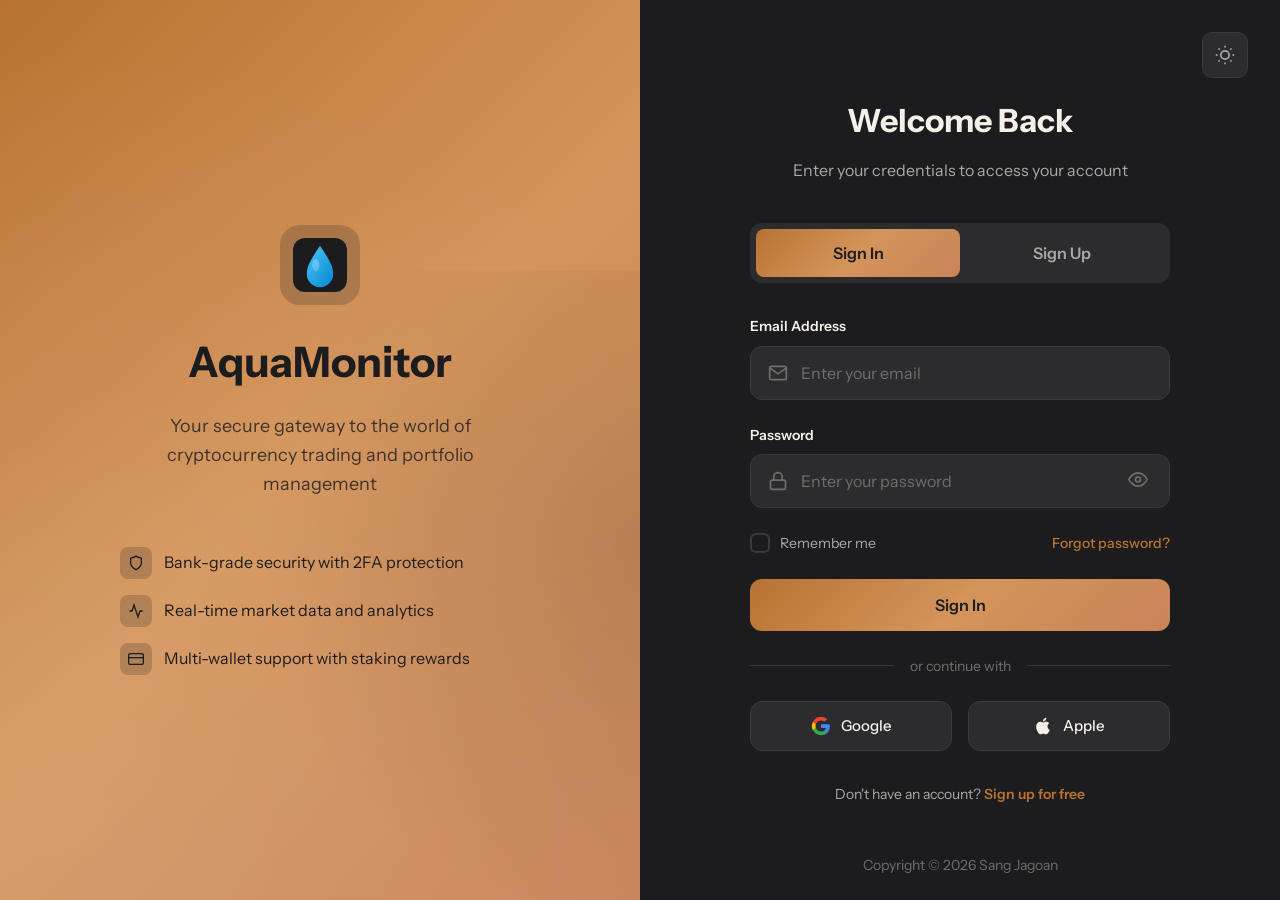
<file: login.html>
<!DOCTYPE html>
<html lang="en" data-theme="dark">

<head>
    <meta charset="UTF-8">
    <meta name="viewport" content="width=device-width, initial-scale=1.0">
    <title>Login - CryptoVault</title>
    <script>
        // Load theme immediately to prevent flash
        (function () {
            const savedTheme = localStorage.getItem('theme') || 'dark';
            document.documentElement.setAttribute('data-theme', savedTheme);
        })();
    </script>
    <link rel="preconnect" href="https://fonts.googleapis.com">
    <link rel="preconnect" href="https://fonts.gstatic.com" crossorigin>
    <link href="https://fonts.googleapis.com/css2?family=Instrument+Sans:wght@400;500;600;700&display=swap"
        rel="stylesheet">
    <link rel="stylesheet" href="style.css">
    <link rel="stylesheet" href="login.css">
    <!--

TemplateMo 609 Crypto Vault

https://templatemo.com/tm-609-crypto-vault

-->
</head>

<body class="auth-page">
    <!-- Left Side - Branding -->
    <div class="auth-branding">
        <div class="branding-content">
            <div class="branding-logo">
                <svg width="60" height="60" viewBox="0 0 100 100">
                    <defs>
                        <linearGradient id="waterGrad" x1="0%" y1="0%" x2="100%" y2="100%">
                            <stop offset="0%" stop-color="#4fc3f7" />
                            <stop offset="100%" stop-color="#0288d1" />
                        </linearGradient>
                    </defs>
                    <!-- Background rounded -->
                    <rect x="5" y="5" width="90" height="90" rx="20" fill="var(--bg-primary)" />
                    <!-- Water Drop -->
                    <path d="M50 18
                            C35 40, 28 52, 28 65
                            A22 22 0 0 0 72 65
                            C72 52, 65 40, 50 18 Z" fill="url(#waterGrad)" />
                    <!-- Highlight -->
                    <ellipse cx="43" cy="50" rx="6" ry="10" fill="#ffffff" opacity="0.25" />
                </svg>
            </div>
            <h1 class="branding-title">AquaMonitor</h1>
            <p class="branding-subtitle">Your secure gateway to the world of cryptocurrency trading and portfolio
                management</p>

            <div class="branding-features">
                <div class="branding-feature">
                    <div class="feature-icon">
                        <svg width="16" height="16" viewBox="0 0 24 24" fill="none" stroke="#1c1c1e" stroke-width="2">
                            <path d="M12 22s8-4 8-10V5l-8-3-8 3v7c0 6 8 10 8 10z" />
                        </svg>
                    </div>
                    Bank-grade security with 2FA protection
                </div>
                <div class="branding-feature">
                    <div class="feature-icon">
                        <svg width="16" height="16" viewBox="0 0 24 24" fill="none" stroke="#1c1c1e" stroke-width="2">
                            <polyline points="22 12 18 12 15 21 9 3 6 12 2 12" />
                        </svg>
                    </div>
                    Real-time market data and analytics
                </div>
                <div class="branding-feature">
                    <div class="feature-icon">
                        <svg width="16" height="16" viewBox="0 0 24 24" fill="none" stroke="#1c1c1e" stroke-width="2">
                            <rect x="1" y="4" width="22" height="16" rx="2" ry="2" />
                            <line x1="1" y1="10" x2="23" y2="10" />
                        </svg>
                    </div>
                    Multi-wallet support with staking rewards
                </div>
            </div>
        </div>
    </div>

    <!-- Right Side - Form -->
    <div class="auth-form-container">
        <button class="theme-toggle-btn" id="themeToggle">
            <svg width="20" height="20" viewBox="0 0 24 24" fill="none" stroke="currentColor" stroke-width="2">
                <circle cx="12" cy="12" r="5" />
                <line x1="12" y1="1" x2="12" y2="3" />
                <line x1="12" y1="21" x2="12" y2="23" />
                <line x1="4.22" y1="4.22" x2="5.64" y2="5.64" />
                <line x1="18.36" y1="18.36" x2="19.78" y2="19.78" />
                <line x1="1" y1="12" x2="3" y2="12" />
                <line x1="21" y1="12" x2="23" y2="12" />
                <line x1="4.22" y1="19.78" x2="5.64" y2="18.36" />
                <line x1="18.36" y1="5.64" x2="19.78" y2="4.22" />
            </svg>
        </button>

        <div class="auth-form-wrapper">
            <div class="form-header">
                <h1>Welcome Back</h1>
                <p>Enter your credentials to access your account</p>
            </div>

            <!-- Tab Switcher -->
            <div class="auth-tabs">
                <button class="auth-tab active" data-form="login">Sign In</button>
                <button class="auth-tab" data-form="register">Sign Up</button>
            </div>

            <!-- Login Form -->
            <form class="auth-form active" id="loginForm">
                <div class="form-group">
                    <label class="form-label">Email Address</label>
                    <div class="form-input-wrapper">
                        <svg class="input-icon" width="20" height="20" viewBox="0 0 24 24" fill="none"
                            stroke="currentColor" stroke-width="2">
                            <path d="M4 4h16c1.1 0 2 .9 2 2v12c0 1.1-.9 2-2 2H4c-1.1 0-2-.9-2-2V6c0-1.1.9-2 2-2z" />
                            <polyline points="22,6 12,13 2,6" />
                        </svg>
                        <input type="email" class="form-input" placeholder="Enter your email" required>
                    </div>
                </div>

                <div class="form-group">
                    <label class="form-label">Password</label>
                    <div class="form-input-wrapper">
                        <svg class="input-icon" width="20" height="20" viewBox="0 0 24 24" fill="none"
                            stroke="currentColor" stroke-width="2">
                            <rect x="3" y="11" width="18" height="11" rx="2" ry="2" />
                            <path d="M7 11V7a5 5 0 0110 0v4" />
                        </svg>
                        <input type="password" class="form-input" id="loginPassword" placeholder="Enter your password"
                            required>
                        <button type="button" class="password-toggle" data-target="loginPassword">
                            <svg width="20" height="20" viewBox="0 0 24 24" fill="none" stroke="currentColor"
                                stroke-width="2">
                                <path d="M1 12s4-8 11-8 11 8 11 8-4 8-11 8-11-8-11-8z" />
                                <circle cx="12" cy="12" r="3" />
                            </svg>
                        </button>
                    </div>
                </div>

                <div class="form-row">
                    <div class="checkbox-wrapper" id="rememberMe">
                        <div class="checkbox">
                            <svg width="12" height="12" viewBox="0 0 24 24" fill="none" stroke="#1c1c1e"
                                stroke-width="3">
                                <polyline points="20 6 9 17 4 12" />
                            </svg>
                        </div>
                        <span class="checkbox-label">Remember me</span>
                    </div>
                    <a href="#" class="forgot-link">Forgot password?</a>
                </div>

                <button type="submit" class="submit-btn">Sign In</button>

                <div class="divider">
                    <div class="divider-line"></div>
                    <span class="divider-text">or continue with</span>
                    <div class="divider-line"></div>
                </div>

                <div class="social-buttons">
                    <button type="button" class="social-btn">
                        <svg width="20" height="20" viewBox="0 0 24 24">
                            <path fill="#4285F4"
                                d="M22.56 12.25c0-.78-.07-1.53-.2-2.25H12v4.26h5.92c-.26 1.37-1.04 2.53-2.21 3.31v2.77h3.57c2.08-1.92 3.28-4.74 3.28-8.09z" />
                            <path fill="#34A853"
                                d="M12 23c2.97 0 5.46-.98 7.28-2.66l-3.57-2.77c-.98.66-2.23 1.06-3.71 1.06-2.86 0-5.29-1.93-6.16-4.53H2.18v2.84C3.99 20.53 7.7 23 12 23z" />
                            <path fill="#FBBC05"
                                d="M5.84 14.09c-.22-.66-.35-1.36-.35-2.09s.13-1.43.35-2.09V7.07H2.18C1.43 8.55 1 10.22 1 12s.43 3.45 1.18 4.93l2.85-2.22.81-.62z" />
                            <path fill="#EA4335"
                                d="M12 5.38c1.62 0 3.06.56 4.21 1.64l3.15-3.15C17.45 2.09 14.97 1 12 1 7.7 1 3.99 3.47 2.18 7.07l3.66 2.84c.87-2.6 3.3-4.53 6.16-4.53z" />
                        </svg>
                        Google
                    </button>
                    <button type="button" class="social-btn">
                        <svg width="20" height="20" viewBox="0 0 24 24" fill="currentColor">
                            <path
                                d="M18.71 19.5c-.83 1.24-1.71 2.45-3.05 2.47-1.34.03-1.77-.79-3.29-.79-1.53 0-2 .77-3.27.82-1.31.05-2.3-1.32-3.14-2.53C4.25 17 2.94 12.45 4.7 9.39c.87-1.52 2.43-2.48 4.12-2.51 1.28-.02 2.5.87 3.29.87.78 0 2.26-1.07 3.81-.91.65.03 2.47.26 3.64 1.98-.09.06-2.17 1.28-2.15 3.81.03 3.02 2.65 4.03 2.68 4.04-.03.07-.42 1.44-1.38 2.83M13 3.5c.73-.83 1.94-1.46 2.94-1.5.13 1.17-.34 2.35-1.04 3.19-.69.85-1.83 1.51-2.95 1.42-.15-1.15.41-2.35 1.05-3.11z" />
                        </svg>
                        Apple
                    </button>
                </div>

                <p class="form-footer">
                    Don't have an account? <a href="#" id="switchToRegister">Sign up for free</a>
                </p>
            </form>

            <!-- Register Form -->
            <form class="auth-form" id="registerForm">
                <div class="form-group">
                    <label class="form-label">Full Name</label>
                    <div class="form-input-wrapper">
                        <svg class="input-icon" width="20" height="20" viewBox="0 0 24 24" fill="none"
                            stroke="currentColor" stroke-width="2">
                            <path d="M20 21v-2a4 4 0 00-4-4H8a4 4 0 00-4 4v2" />
                            <circle cx="12" cy="7" r="4" />
                        </svg>
                        <input type="text" class="form-input" placeholder="Enter your full name" required>
                    </div>
                </div>

                <div class="form-group">
                    <label class="form-label">Email Address</label>
                    <div class="form-input-wrapper">
                        <svg class="input-icon" width="20" height="20" viewBox="0 0 24 24" fill="none"
                            stroke="currentColor" stroke-width="2">
                            <path d="M4 4h16c1.1 0 2 .9 2 2v12c0 1.1-.9 2-2 2H4c-1.1 0-2-.9-2-2V6c0-1.1.9-2 2-2z" />
                            <polyline points="22,6 12,13 2,6" />
                        </svg>
                        <input type="email" class="form-input" placeholder="Enter your email" required>
                    </div>
                </div>

                <div class="form-group">
                    <label class="form-label">Password</label>
                    <div class="form-input-wrapper">
                        <svg class="input-icon" width="20" height="20" viewBox="0 0 24 24" fill="none"
                            stroke="currentColor" stroke-width="2">
                            <rect x="3" y="11" width="18" height="11" rx="2" ry="2" />
                            <path d="M7 11V7a5 5 0 0110 0v4" />
                        </svg>
                        <input type="password" class="form-input" id="registerPassword" placeholder="Create a password"
                            required>
                        <button type="button" class="password-toggle" data-target="registerPassword">
                            <svg width="20" height="20" viewBox="0 0 24 24" fill="none" stroke="currentColor"
                                stroke-width="2">
                                <path d="M1 12s4-8 11-8 11 8 11 8-4 8-11 8-11-8-11-8z" />
                                <circle cx="12" cy="12" r="3" />
                            </svg>
                        </button>
                    </div>
                    <div class="password-strength">
                        <div class="strength-bar"></div>
                        <div class="strength-bar"></div>
                        <div class="strength-bar"></div>
                        <div class="strength-bar"></div>
                    </div>
                    <p class="strength-text">Use 8+ characters with a mix of letters, numbers & symbols</p>
                </div>

                <div class="form-group">
                    <div class="checkbox-wrapper" id="agreeTerms">
                        <div class="checkbox">
                            <svg width="12" height="12" viewBox="0 0 24 24" fill="none" stroke="#1c1c1e"
                                stroke-width="3">
                                <polyline points="20 6 9 17 4 12" />
                            </svg>
                        </div>
                        <span class="checkbox-label">I agree to the <a href="#"
                                style="color: var(--accent-copper);">Terms of Service</a> and <a href="#"
                                style="color: var(--accent-copper);">Privacy Policy</a></span>
                    </div>
                </div>

                <button type="submit" class="submit-btn">Create Account</button>

                <div class="divider">
                    <div class="divider-line"></div>
                    <span class="divider-text">or continue with</span>
                    <div class="divider-line"></div>
                </div>

                <div class="social-buttons">
                    <button type="button" class="social-btn">
                        <svg width="20" height="20" viewBox="0 0 24 24">
                            <path fill="#4285F4"
                                d="M22.56 12.25c0-.78-.07-1.53-.2-2.25H12v4.26h5.92c-.26 1.37-1.04 2.53-2.21 3.31v2.77h3.57c2.08-1.92 3.28-4.74 3.28-8.09z" />
                            <path fill="#34A853"
                                d="M12 23c2.97 0 5.46-.98 7.28-2.66l-3.57-2.77c-.98.66-2.23 1.06-3.71 1.06-2.86 0-5.29-1.93-6.16-4.53H2.18v2.84C3.99 20.53 7.7 23 12 23z" />
                            <path fill="#FBBC05"
                                d="M5.84 14.09c-.22-.66-.35-1.36-.35-2.09s.13-1.43.35-2.09V7.07H2.18C1.43 8.55 1 10.22 1 12s.43 3.45 1.18 4.93l2.85-2.22.81-.62z" />
                            <path fill="#EA4335"
                                d="M12 5.38c1.62 0 3.06.56 4.21 1.64l3.15-3.15C17.45 2.09 14.97 1 12 1 7.7 1 3.99 3.47 2.18 7.07l3.66 2.84c.87-2.6 3.3-4.53 6.16-4.53z" />
                        </svg>
                        Google
                    </button>
                    <button type="button" class="social-btn">
                        <svg width="20" height="20" viewBox="0 0 24 24" fill="currentColor">
                            <path
                                d="M18.71 19.5c-.83 1.24-1.71 2.45-3.05 2.47-1.34.03-1.77-.79-3.29-.79-1.53 0-2 .77-3.27.82-1.31.05-2.3-1.32-3.14-2.53C4.25 17 2.94 12.45 4.7 9.39c.87-1.52 2.43-2.48 4.12-2.51 1.28-.02 2.5.87 3.29.87.78 0 2.26-1.07 3.81-.91.65.03 2.47.26 3.64 1.98-.09.06-2.17 1.28-2.15 3.81.03 3.02 2.65 4.03 2.68 4.04-.03.07-.42 1.44-1.38 2.83M13 3.5c.73-.83 1.94-1.46 2.94-1.5.13 1.17-.34 2.35-1.04 3.19-.69.85-1.83 1.51-2.95 1.42-.15-1.15.41-2.35 1.05-3.11z" />
                        </svg>
                        Apple
                    </button>
                </div>

                <p class="form-footer">
                    Already have an account? <a href="#" id="switchToLogin">Sign in</a>
                </p>
            </form>

            <!-- Success Message -->
            <div class="success-message" id="successMessage">
                <div class="success-icon">
                    <svg width="40" height="40" viewBox="0 0 24 24" fill="none" stroke="#1c1c1e" stroke-width="2">
                        <polyline points="20 6 9 17 4 12" />
                    </svg>
                </div>
                <h2>Account Created!</h2>
                <p>Check your email to verify your account and get started with CryptoVault.</p>
                <button class="submit-btn" onclick="window.location.href='index.html'">Go to Dashboard</button>
            </div>
        </div>

        <p class="copyright">
            Copyright &copy;  2026 Sang Jagoan
             <!-- Designed by <a href="https://templatemo.com" target="_blank"
                rel="nofollow">TemplateMo</a> -->
        </p>
    </div>

    <script src="script.js"></script>
</body>

</html>
</file>
<file: style.css>
/*
==========================================================================
CryptoVault - Crypto Dashboard Template
Template Name: CryptoVault
Template URL: https://templatemo.com
Description: A modern cryptocurrency dashboard template with dark/light mode
Author: TemplateMo
Version: 1.0
==========================================================================

TemplateMo 609 Crypto Vault

https://templatemo.com/tm-609-crypto-vault

*/

/* ========================================
   CSS Reset & Base
======================================== */
* {
    margin: 0;
    padding: 0;
    box-sizing: border-box;
}

/* ========================================
   CSS Variables - Dark Theme (Default)
======================================== */
:root,
[data-theme="dark"] {
    --bg-primary: #1c1c1e;
    --bg-secondary: #232325;
    --bg-card: #2c2c2e;
    --bg-card-hover: #343436;
    --accent-copper: #b87333;
    --accent-copper-light: #c9845a;
    --accent-gradient: linear-gradient(135deg, #b87333 0%, #d4945a 50%, #c9845a 100%);
    --accent-gradient-hover: linear-gradient(135deg, #c9845a 0%, #daa57a 50%, #d4945a 100%);
    --text-primary: #f5f0e8;
    --text-secondary: #a8a8a8;
    --text-muted: #6e6e6e;
    --gain: #6b8e6b;
    --loss: #c27878;
    --border: #3a3a3c;
    --shadow: rgba(0, 0, 0, 0.3);
    --chart-grid: rgba(255, 255, 255, 0.05);
    --overlay: rgba(0, 0, 0, 0.5);
    --wifi-diconnected: rgba(255, 0, 0, 0.5);
    --geuge: rgb(255, 0, 0);
    --device: #3a3a3c;
}

/* ========================================
   CSS Variables - Light Theme
======================================== */
[data-theme="light"] {
    --bg-primary: #f5f5f7;
    --bg-secondary: #ffffff;
    --bg-card: #ffffff;
    --bg-card-hover: #f0f0f2;
    --accent-copper: #d4945a;
    --accent-copper-light: #e8b88a;
    --accent-gradient: linear-gradient(135deg, #d4945a 0%, #e8b88a 50%, #f0c89a 100%);
    --accent-gradient-hover: linear-gradient(135deg, #e8b88a 0%, #f0c89a 50%, #f5d4a8 100%);
    --text-primary: #1c1c1e;
    --text-secondary: #6e6e6e;
    --text-muted: #9a9a9a;
    --gain: #5a9a5a;
    --loss: #c76b6b;
    --border: #e0e0e2;
    --shadow: rgba(0, 0, 0, 0.08);
    --chart-grid: rgba(0, 0, 0, 0.05);
    --overlay: rgba(0, 0, 0, 0.5);
    --wifi-diconnected: rgba(255, 0, 0, 0.5);
    --geuge: rgb(85, 0, 255);
    --device: rgb(255, 0, 0);
}

/* ========================================
   Body & Typography
======================================== */
body {
    font-family: 'Instrument Sans', -apple-system, BlinkMacSystemFont, sans-serif;
    font-size: 18px;
    line-height: 1.6;
    background-color: var(--bg-primary);
    color: var(--text-primary);
    min-height: 100vh;
    transition: background-color 0.3s ease, color 0.3s ease;
}

/* ========================================
   Dashboard Layout
======================================== */
.dashboard {
    display: grid;
    grid-template-columns: 260px 1fr;
    min-height: 100vh;
}

/* ========================================
   Mobile Menu Toggle
======================================== */
.mobile-menu-toggle {
    display: none;
    position: fixed;
    top: 20px;
    left: 20px;
    z-index: 1001;
    width: 46px;
    height: 46px;
    background-color: var(--bg-card);
    border: 1px solid var(--border);
    border-radius: 10px;
    cursor: pointer;
    align-items: center;
    justify-content: center;
    transition: all 0.3s ease;
}

.mobile-menu-toggle:hover {
    background-color: var(--bg-card-hover);
}

.hamburger {
    display: flex;
    flex-direction: column;
    gap: 5px;
}

.hamburger span {
    display: block;
    width: 22px;
    height: 2px;
    background-color: var(--text-primary);
    transition: all 0.3s ease;
}

.mobile-menu-toggle.active .hamburger span:nth-child(1) {
    transform: rotate(45deg) translate(5px, 5px);
}

.mobile-menu-toggle.active .hamburger span:nth-child(2) {
    opacity: 0;
}

.mobile-menu-toggle.active .hamburger span:nth-child(3) {
    transform: rotate(-45deg) translate(5px, -5px);
}

.mobile-menu-toggle.active {
    left: auto;
    right: 20px;
}

/* ========================================
   Sidebar Overlay
======================================== */
.sidebar-overlay {
    position: fixed;
    inset: 0;
    background-color: var(--overlay);
    z-index: 999;
    opacity: 0;
    pointer-events: none;
    transition: opacity 0.3s ease;
}

.sidebar-overlay.active {
    opacity: 1;
    pointer-events: auto;
}

/* ========================================
   Sidebar
======================================== */
.sidebar {
    background-color: var(--bg-secondary);
    padding: 32px 4px;
    border-right: 1px solid var(--border);
    display: flex;
    flex-direction: column;
    transition: transform 0.3s ease, background-color 0.3s ease;
    z-index: 1000;
    height: 100vh;
    position: sticky;
    top: 0;
    overflow-y: auto;
    overflow-x: hidden;
}

/* Sidebar Scrollbar */
.sidebar::-webkit-scrollbar {
    width: 6px;
}

.sidebar::-webkit-scrollbar-track {
    background: transparent;
    margin: 10px 0;
}

.sidebar::-webkit-scrollbar-thumb {
    background: linear-gradient(180deg, var(--accent-copper), var(--accent-copper-light));
    border-radius: 10px;
}

.sidebar::-webkit-scrollbar-thumb:hover {
    background: linear-gradient(180deg, var(--accent-copper-light), var(--accent-copper));
}

.sidebar {
    scrollbar-width: thin;
    scrollbar-color: var(--accent-copper) transparent;
}

/* ========================================
   Logo
======================================== */
.logo {
    display: flex;
    align-items: center;
    gap: 12px;
    margin-bottom: 48px;
}

.logo-icon {
    width: 42px;
    height: 42px;
    background: var(--accent-gradient);
    border-radius: 10px;
    display: flex;
    align-items: center;
    justify-content: center;
    font-weight: 700;
    font-size: 20px;
    color: #1c1c1e;
    box-shadow: 0 4px 12px rgba(184, 115, 51, 0.25);
}

.logo-text {
    font-size: 22px;
    font-weight: 700;
    color: var(--text-primary);
}

/* ========================================
   Navigation
======================================== */
.nav-section {
    margin-bottom: 32px;
}

.nav-label {
    font-size: 12px;
    font-weight: 600;
    color: var(--text-muted);
    text-transform: uppercase;
    letter-spacing: 1px;
    margin-bottom: 16px;
}

.nav-item {
    display: flex;
    align-items: center;
    gap: 14px;
    padding: 14px 16px;
    border-radius: 10px;
    color: var(--text-secondary);
    text-decoration: none;
    margin-bottom: 6px;
    transition: all 0.2s ease;
}

.nav-item:hover {
    background-color: var(--bg-card);
    color: var(--text-primary);
}

.nav-item.active {
    background: var(--accent-gradient);
    color: #1c1c1e;
    font-weight: 600;
    box-shadow: 0 4px 12px rgba(184, 115, 51, 0.3);
}

.nav-item.active:hover {
    background: var(--accent-gradient-hover);
}

.nav-icon {
    width: 22px;
    height: 22px;
    opacity: 0.8;
}

.nav-item.active .nav-icon {
    opacity: 1;
}

.nav-link.active .nav-icon {
    stroke: #f4a261;
    filter: drop-shadow(0 0 4px rgba(244, 162, 97, 0.6));
}

/* ========================================
   Sidebar Footer
======================================== */
.sidebar-footer {
    margin-top: auto;
    padding-top: 24px;
    border-top: 1px solid var(--border);
    background-color: var(--bg-secondary);
}

.theme-toggle {
    display: flex;
    align-items: center;
    justify-content: space-between;
    padding: 14px 16px;
    margin-bottom: 12px;
}

.theme-toggle-label {
    display: flex;
    align-items: center;
    gap: 14px;
    color: var(--text-secondary);
    font-size: 16px;
}

.theme-switch {
    position: relative;
    width: 52px;
    height: 28px;
    background-color: var(--border);
    border-radius: 14px;
    cursor: pointer;
    transition: background-color 0.3s ease;
}

.theme-switch::after {
    content: '';
    position: absolute;
    top: 3px;
    left: 3px;
    width: 22px;
    height: 22px;
    background-color: var(--text-primary);
    border-radius: 50%;
    transition: transform 0.3s ease, background-color 0.3s ease;
}

[data-theme="light"] .theme-switch {
    background: var(--accent-gradient);
}

[data-theme="light"] .theme-switch::after {
    transform: translateX(24px);
    background-color: #ffffff;
}

.logout-btn {
    display: flex;
    align-items: center;
    gap: 14px;
    padding: 14px 16px;
    border-radius: 10px;
    color: var(--loss);
    text-decoration: none;
    width: 100%;
    background: none;
    border: none;
    font-family: inherit;
    font-size: 16px;
    cursor: pointer;
    transition: all 0.2s ease;
}

.logout-btn:hover {
    background-color: rgba(194, 120, 120, 0.15);
}

.logout-btn svg {
    width: 22px;
    height: 22px;
}

/* ========================================
   Main Content
======================================== */
.main-content {
    padding: 32px 40px;
    overflow-y: auto;
    transition: background-color 0.3s ease;
}

.main-content::-webkit-scrollbar {
    width: 8px;
}

.main-content::-webkit-scrollbar-track {
    background: var(--bg-primary);
}

.main-content::-webkit-scrollbar-thumb {
    background: linear-gradient(180deg, var(--accent-copper), var(--accent-copper-light));
    border-radius: 10px;
}

.main-content {
    scrollbar-width: thin;
    scrollbar-color: var(--accent-copper) var(--bg-primary);
}

/* ========================================
   Page Header
======================================== */
.page-header {
    margin-bottom: 32px;
}

.page-header h1 {
    font-size: 28px;
    font-weight: 700;
    margin-bottom: 8px;
}

.page-header p {
    color: var(--text-secondary);
    font-size: 16px;
}

/* ========================================
   Cards
======================================== */
.card {
    background-color: var(--bg-card);
    border-radius: 14px;
    padding: 10px;
    border: 1px solid var(--border);
    transition: all 0.3s ease;
    margin: 0px;
}

.card-header {
    display: flex;
    justify-content: space-between;
    align-items: center;
    margin-bottom: 24px;
}

.card-title {
    font-size: 20px;
    font-weight: 600;
    color: var(--text-primary);
}

.card-description {
    font-size: 14px;
    color: var(--text-secondary);
}

/* ========================================
   Buttons
======================================== */
.btn {
    padding: 14px 28px;
    border-radius: 10px;
    font-size: 16px;
    font-weight: 600;
    display: flex;
    align-items: center;
    justify-content: center;
    gap: 10px;
    font-family: inherit;
    cursor: pointer;
    transition: all 0.2s ease;
    border: 1px solid var(--border);
    background-color: transparent;
    color: var(--text-primary);
}

.btn:hover {
    background-color: var(--bg-card-hover);
    border-color: var(--accent-copper);
}

.btn.primary {
    background: var(--accent-gradient);
    border: none;
    color: #1c1c1e;
}

.btn.primary:hover {
    background: var(--accent-gradient-hover);
    transform: translateY(-2px);
}

.btn.danger {
    color: var(--loss);
    border-color: var(--loss);
}

.btn.danger:hover {
    background-color: rgba(194, 120, 120, 0.15);
}

.btn-group {
    display: flex;
    gap: 16px;
    margin-top: 24px;
}

/* ========================================
   Form Elements
======================================== */
.form-grid {
    display: grid;
    grid-template-columns: repeat(2, 1fr);
    gap: 24px;
}

.form-group {
    margin-bottom: 24px;
}

.form-group.full-width {
    grid-column: span 2;
}

.form-label {
    display: block;
    font-size: 14px;
    font-weight: 600;
    color: var(--text-primary);
    margin-bottom: 8px;
}

.form-input-wrapper {
    position: relative;
}

.input-icon {
    position: absolute;
    left: 18px;
    top: 50%;
    transform: translateY(-50%);
    color: var(--text-muted);
}

.form-input {
    width: 100%;
    padding: 14px 45px;
    background-color: var(--bg-primary);
    border: 1px solid var(--border);
    border-radius: 10px;
    font-size: 16px;
    font-family: inherit;
    color: var(--text-primary);
    transition: all 0.2s ease;
}

.form-input:focus {
    outline: none;
    border-color: var(--accent-copper);
}

.form-input::placeholder {
    color: var(--text-muted);
}

.password-toggle {
    position: absolute;
    right: 18px;
    top: 50%;
    transform: translateY(-50%);
    background: none;
    border: none;
    cursor: pointer;
    color: var(--text-muted);
    padding: 4px;
    transition: color 0.2s ease;
}

.password-toggle:hover {
    color: var(--accent-copper);
}

.form-select {
    width: 100%;
    padding: 14px 18px;
    background-color: var(--bg-primary);
    border: 1px solid var(--border);
    border-radius: 10px;
    font-size: 16px;
    font-family: inherit;
    color: var(--text-primary);
    cursor: pointer;
    appearance: none;
    background-image: url("data:image/svg+xml,%3Csvg xmlns='http://www.w3.org/2000/svg' width='24' height='24' viewBox='0 0 24 24' fill='none' stroke='%236e6e6e' stroke-width='2'%3E%3Cpolyline points='6 9 12 15 18 9'%3E%3C/polyline%3E%3C/svg%3E");
    background-repeat: no-repeat;
    background-position: right 16px center;
}

.form-select:focus {
    outline: none;
    border-color: var(--accent-copper);
}

/* ========================================
   Toggle Switches
======================================== */
.toggle-item {
    display: flex;
    align-items: center;
    justify-content: space-between;
    padding: 16px 0;
    border-bottom: 1px solid var(--border);
}

.toggle-item:last-child {
    border-bottom: none;
}

.toggle-info {
    flex: 1;
}

.toggle-title {
    font-size: 16px;
    font-weight: 600;
    color: var(--text-primary);
    margin-bottom: 4px;
}

.toggle-description {
    font-size: 14px;
    color: var(--text-secondary);
}

.toggle-switch {
    position: relative;
    width: 52px;
    height: 28px;
    background-color: var(--border);
    border-radius: 14px;
    cursor: pointer;
    transition: background 0.3s ease;
}

.toggle-switch::after {
    content: '';
    position: absolute;
    top: 3px;
    left: 3px;
    width: 22px;
    height: 22px;
    background-color: var(--text-primary);
    border-radius: 50%;
    transition: transform 0.3s ease;
}

.toggle-switch.active {
    background: var(--accent-gradient);
}

.toggle-switch.active::after {
    transform: translateX(24px);
    background-color: #1c1c1e;
}

/* ========================================
   Coin Icons
======================================== */
.coin-icon {
    width: 36px;
    height: 36px;
    border-radius: 50%;
    display: flex;
    align-items: center;
    justify-content: center;
    font-weight: 700;
    font-size: 14px;
    color: #fff;
}

.coin-icon.btc {
    background: linear-gradient(135deg, #f7931a, #c77b15);
}

.coin-icon.eth {
    background: linear-gradient(135deg, #627eea, #4a5fc1);
}

.coin-icon.usdt {
    background: linear-gradient(135deg, #26a17b, #1a7a5c);
}

.coin-icon.bnb {
    background: linear-gradient(135deg, #f3ba2f, #c99a27);
}

.coin-icon.sol {
    background: linear-gradient(135deg, #9945ff, #14f195);
}

.coin-icon.xrp {
    background: linear-gradient(135deg, #23292f, #000000);
}

.coin-icon.ada {
    background: linear-gradient(135deg, #0033ad, #002276);
}

.coin-icon.doge {
    background: linear-gradient(135deg, #c3a634, #ba9f33);
}

.coin-icon.dot {
    background: linear-gradient(135deg, #e6007a, #c40068);
}

.coin-icon.matic {
    background: linear-gradient(135deg, #8247e5, #6b3bc4);
}

/* ========================================
   Copyright Footer
======================================== */
.copyright {
    text-align: center;
    padding: 24px 40px;
    color: var(--text-muted);
    font-size: 14px;
    border-top: 1px solid var(--border);
    margin-top: 40px;
}

.copyright a {
    color: var(--accent-copper);
    text-decoration: none;
}

.copyright a:hover {
    color: var(--accent-copper-light);
}

/* ========================================
   Responsive - Tablet
======================================== */
@media (max-width: 1024px) {
    .mobile-menu-toggle {
        display: flex;
    }

    .dashboard {
        grid-template-columns: 1fr;
    }

    .sidebar {
        position: fixed;
        top: 0;
        left: 0;
        height: 100vh;
        width: 280px;
        transform: translateX(-100%);
        box-shadow: 4px 0 24px var(--shadow);
    }

    .sidebar.active {
        transform: translateX(0);
    }

    .main-content {
        padding: 24px;
        padding-top: 80px;
    }

    .form-grid {
        grid-template-columns: 1fr;
    }

    .form-group.full-width {
        grid-column: span 1;
    }
}

/* ========================================
   Responsive - Mobile
======================================== */
@media (max-width: 640px) {
    .main-content {
        padding: 16px;
        padding-top: 80px;
    }

    .btn-group {
        flex-direction: column;
    }

    .card {
        padding: 20px;
    }
}

/* =========================================
TAMBAHAN
============================================ */

.card-fullscreen {
    position: fixed !important;
    top: 50%;
    left: 50%;
    transform: translate(-50%, -50%);
    width: 100vw !important;
    height: 90vh !important;
    z-index: 9999;
    border-radius: 20px;
}

.card-overlay {
    position: fixed;
    inset: 0;
    background: rgba(0, 0, 0, 0.7);
    backdrop-filter: blur(5px);
    z-index: 9998;
}

/* Notifikasi css */

.header-right {
    position: relative;
}

.notification-btn {
    position: relative;
    background: none;
    border: none;
    cursor: pointer;
}

.notification-badge {
    position: absolute;
    top: -6px;
    right: -6px;
    background: #ff4d4f;
    color: white;
    font-size: 10px;
    padding: 2px 6px;
    border-radius: 10px;
}

.notification-dropdown {
    position: absolute;
    top: 60px;
    right: 20px;
    width: 300px;
    background: #1f1f24;
    border-radius: 8px;
    box-shadow: 0 0 20px rgba(0, 0, 0, 0.4);
    display: none;
    z-index: 1000;
}

.notification-dropdown.active {
    display: block;
}

.notification-dropdown ul {
    list-style: none;
    padding: 10px;
    margin: 0;
    max-height: 300px;
    overflow: auto;
}

.notification-dropdown li {
    padding: 10px;
    border-bottom: 1px solid #333;
    font-size: 13px;
}

.notification-dropdown li:hover {
    background: #2a2a31;
}

.uptime {
    color: var(--text-muted);
    position: initial;
}
</file>
<file: login.css>
/*
==========================================================================
CryptoVault - Login Page Styles
==========================================================================

TemplateMo 609 Crypto Vault

https://templatemo.com/tm-609-crypto-vault

*/

body.auth-page {
    display: flex;
}

/* ========================================
   Auth Branding (Left Side)
======================================== */
.auth-branding {
    flex: 1;
    background: var(--accent-gradient);
    display: flex;
    flex-direction: column;
    justify-content: center;
    align-items: center;
    padding: 60px;
    position: relative;
    overflow: hidden;
}

.auth-branding::before {
    content: '';
    position: absolute;
    top: -50%;
    left: -50%;
    width: 200%;
    height: 200%;
    background: radial-gradient(circle at 30% 70%, rgba(255,255,255,0.1) 0%, transparent 50%);
    animation: float 15s ease-in-out infinite;
}

.auth-branding::after {
    content: '';
    position: absolute;
    bottom: -30%;
    right: -30%;
    width: 100%;
    height: 100%;
    background: radial-gradient(circle at 70% 30%, rgba(0,0,0,0.1) 0%, transparent 50%);
    animation: float 20s ease-in-out infinite reverse;
}

@keyframes float {
    0%, 100% { transform: translate(0, 0) rotate(0deg); }
    50% { transform: translate(30px, 30px) rotate(5deg); }
}

.branding-content {
    position: relative;
    z-index: 1;
    text-align: center;
    color: #1c1c1e;
}

.branding-logo {
    width: 80px;
    height: 80px;
    background-color: rgba(28, 28, 30, 0.2);
    border-radius: 20px;
    display: flex;
    align-items: center;
    justify-content: center;
    font-size: 32px;
    font-weight: 700;
    margin: 0 auto 24px;
    backdrop-filter: blur(10px);
}

.branding-title {
    font-size: 42px;
    font-weight: 700;
    margin-bottom: 16px;
}

.branding-subtitle {
    font-size: 18px;
    opacity: 0.8;
    max-width: 400px;
    margin: 0 auto 48px;
}

.branding-features {
    display: flex;
    flex-direction: column;
    gap: 16px;
    text-align: left;
}

.branding-feature {
    display: flex;
    align-items: center;
    gap: 12px;
    font-size: 16px;
}

.feature-icon {
    width: 32px;
    height: 32px;
    background-color: rgba(28, 28, 30, 0.2);
    border-radius: 8px;
    display: flex;
    align-items: center;
    justify-content: center;
}

/* ========================================
   Auth Form Container (Right Side)
======================================== */
.auth-form-container {
    flex: 1;
    display: flex;
    flex-direction: column;
    justify-content: center;
    align-items: center;
    padding: 60px;
    position: relative;
}

.theme-toggle-btn {
    position: absolute;
    top: 32px;
    right: 32px;
    width: 46px;
    height: 46px;
    background-color: var(--bg-card);
    border: 1px solid var(--border);
    border-radius: 10px;
    display: flex;
    align-items: center;
    justify-content: center;
    cursor: pointer;
    transition: all 0.2s ease;
}

.theme-toggle-btn:hover {
    background-color: var(--bg-card-hover);
    border-color: var(--accent-copper);
}

.theme-toggle-btn svg {
    stroke: var(--text-secondary);
}

.auth-form-wrapper {
    width: 100%;
    max-width: 420px;
}

.form-header {
    text-align: center;
    margin-bottom: 40px;
}

.form-header h1 {
    font-size: 32px;
    font-weight: 700;
    margin-bottom: 12px;
    color: var(--text-primary);
}

.form-header p {
    font-size: 16px;
    color: var(--text-secondary);
}

/* ========================================
   Auth Tabs
======================================== */
.auth-tabs {
    display: flex;
    background-color: var(--bg-card);
    border-radius: 12px;
    padding: 6px;
    margin-bottom: 32px;
}

.auth-tab {
    flex: 1;
    padding: 14px;
    border: none;
    background: none;
    font-family: inherit;
    font-size: 16px;
    font-weight: 600;
    color: var(--text-secondary);
    cursor: pointer;
    border-radius: 8px;
    transition: all 0.2s ease;
}

.auth-tab:hover {
    color: var(--text-primary);
}

.auth-tab.active {
    background: var(--accent-gradient);
    color: #1c1c1e;
}

/* ========================================
   Auth Form
======================================== */
.auth-form {
    display: none;
}

.auth-form.active {
    display: block;
}

.form-input-wrapper {
    position: relative;
}

.auth-form .form-input {
    padding-left: 50px;
    background-color: var(--bg-card);
    border-radius: 12px;
    padding-top: 16px;
    padding-bottom: 16px;
}

.auth-form .form-input:focus {
    box-shadow: 0 0 0 3px rgba(184, 115, 51, 0.15);
}

.input-icon {
    position: absolute;
    left: 18px;
    top: 50%;
    transform: translateY(-50%);
    color: var(--text-muted);
}

.password-toggle {
    position: absolute;
    right: 18px;
    top: 50%;
    transform: translateY(-50%);
    background: none;
    border: none;
    cursor: pointer;
    color: var(--text-muted);
    padding: 4px;
    transition: color 0.2s ease;
}

.password-toggle:hover {
    color: var(--accent-copper);
}

.form-row {
    display: flex;
    justify-content: space-between;
    align-items: center;
    margin-bottom: 24px;
}

/* ========================================
   Checkbox
======================================== */
.checkbox-wrapper {
    display: flex;
    align-items: center;
    gap: 10px;
    cursor: pointer;
}

.checkbox {
    width: 20px;
    height: 20px;
    border: 2px solid var(--border);
    border-radius: 6px;
    display: flex;
    align-items: center;
    justify-content: center;
    transition: all 0.2s ease;
}

.checkbox.checked {
    background: var(--accent-gradient);
    border-color: var(--accent-copper);
}

.checkbox svg {
    opacity: 0;
    transition: opacity 0.2s ease;
}

.checkbox.checked svg {
    opacity: 1;
}

.checkbox-label {
    font-size: 14px;
    color: var(--text-secondary);
}

.forgot-link {
    font-size: 14px;
    color: var(--accent-copper);
    text-decoration: none;
    font-weight: 500;
    transition: color 0.2s ease;
}

.forgot-link:hover {
    color: var(--accent-copper-light);
}

/* ========================================
   Submit Button
======================================== */
.submit-btn {
    width: 100%;
    padding: 16px;
    background: var(--accent-gradient);
    border: none;
    border-radius: 12px;
    font-size: 16px;
    font-weight: 600;
    font-family: inherit;
    color: #1c1c1e;
    cursor: pointer;
    transition: all 0.2s ease;
    margin-bottom: 24px;
}

.submit-btn:hover {
    background: var(--accent-gradient-hover);
    transform: translateY(-2px);
    box-shadow: 0 8px 24px rgba(184, 115, 51, 0.3);
}

/* ========================================
   Divider
======================================== */
.divider {
    display: flex;
    align-items: center;
    gap: 16px;
    margin-bottom: 24px;
}

.divider-line {
    flex: 1;
    height: 1px;
    background-color: var(--border);
}

.divider-text {
    font-size: 14px;
    color: var(--text-muted);
}

/* ========================================
   Social Buttons
======================================== */
.social-buttons {
    display: flex;
    gap: 16px;
    margin-bottom: 32px;
}

.social-btn {
    flex: 1;
    padding: 14px;
    background-color: var(--bg-card);
    border: 1px solid var(--border);
    border-radius: 12px;
    display: flex;
    align-items: center;
    justify-content: center;
    gap: 10px;
    font-size: 15px;
    font-weight: 500;
    font-family: inherit;
    color: var(--text-primary);
    cursor: pointer;
    transition: all 0.2s ease;
}

.social-btn:hover {
    background-color: var(--bg-card-hover);
    border-color: var(--accent-copper);
}

/* ========================================
   Form Footer
======================================== */
.form-footer {
    text-align: center;
    font-size: 14px;
    color: var(--text-secondary);
}

.form-footer a {
    color: var(--accent-copper);
    text-decoration: none;
    font-weight: 600;
}

.form-footer a:hover {
    color: var(--accent-copper-light);
}

/* ========================================
   Password Strength
======================================== */
.password-strength {
    display: flex;
    gap: 6px;
    margin-top: 12px;
}

.strength-bar {
    flex: 1;
    height: 4px;
    background-color: var(--border);
    border-radius: 2px;
    transition: background-color 0.3s ease;
}

.strength-bar.weak {
    background-color: var(--loss);
}

.strength-bar.medium {
    background-color: #c9a878;
}

.strength-bar.strong {
    background-color: var(--gain);
}

.strength-text {
    font-size: 12px;
    color: var(--text-muted);
    margin-top: 8px;
}

/* ========================================
   Success Message
======================================== */
.success-message {
    display: none;
    text-align: center;
    padding: 40px;
}

.success-message.active {
    display: block;
}

.success-icon {
    width: 80px;
    height: 80px;
    background: var(--accent-gradient);
    border-radius: 50%;
    display: flex;
    align-items: center;
    justify-content: center;
    margin: 0 auto 24px;
}

.success-message h2 {
    font-size: 24px;
    font-weight: 700;
    margin-bottom: 12px;
}

.success-message p {
    color: var(--text-secondary);
    margin-bottom: 24px;
}

/* ========================================
   Login Copyright
======================================== */
.auth-form-container .copyright {
    position: absolute;
    bottom: 24px;
    left: 50%;
    transform: translateX(-50%);
    border-top: none;
    margin-top: 0;
    padding: 0;
}

/* ========================================
   Responsive
======================================== */
@media (max-width: 1024px) {
    body.auth-page {
        flex-direction: column;
    }

    .auth-branding {
        padding: 40px 24px;
        min-height: auto;
    }

    .branding-title {
        font-size: 32px;
    }

    .branding-features {
        display: none;
    }

    .auth-form-container {
        padding: 40px 24px 80px;
    }

    .theme-toggle-btn {
        top: 16px;
        right: 16px;
    }
}

@media (max-width: 640px) {
    .auth-branding {
        padding: 32px 20px;
    }

    .branding-logo {
        width: 60px;
        height: 60px;
        font-size: 24px;
    }

    .branding-title {
        font-size: 24px;
    }

    .branding-subtitle {
        font-size: 14px;
        margin-bottom: 0;
    }

    .auth-form-container {
        padding: 32px 20px 80px;
    }

    .form-header h1 {
        font-size: 26px;
    }

    .social-buttons {
        flex-direction: column;
    }
}
</file>
